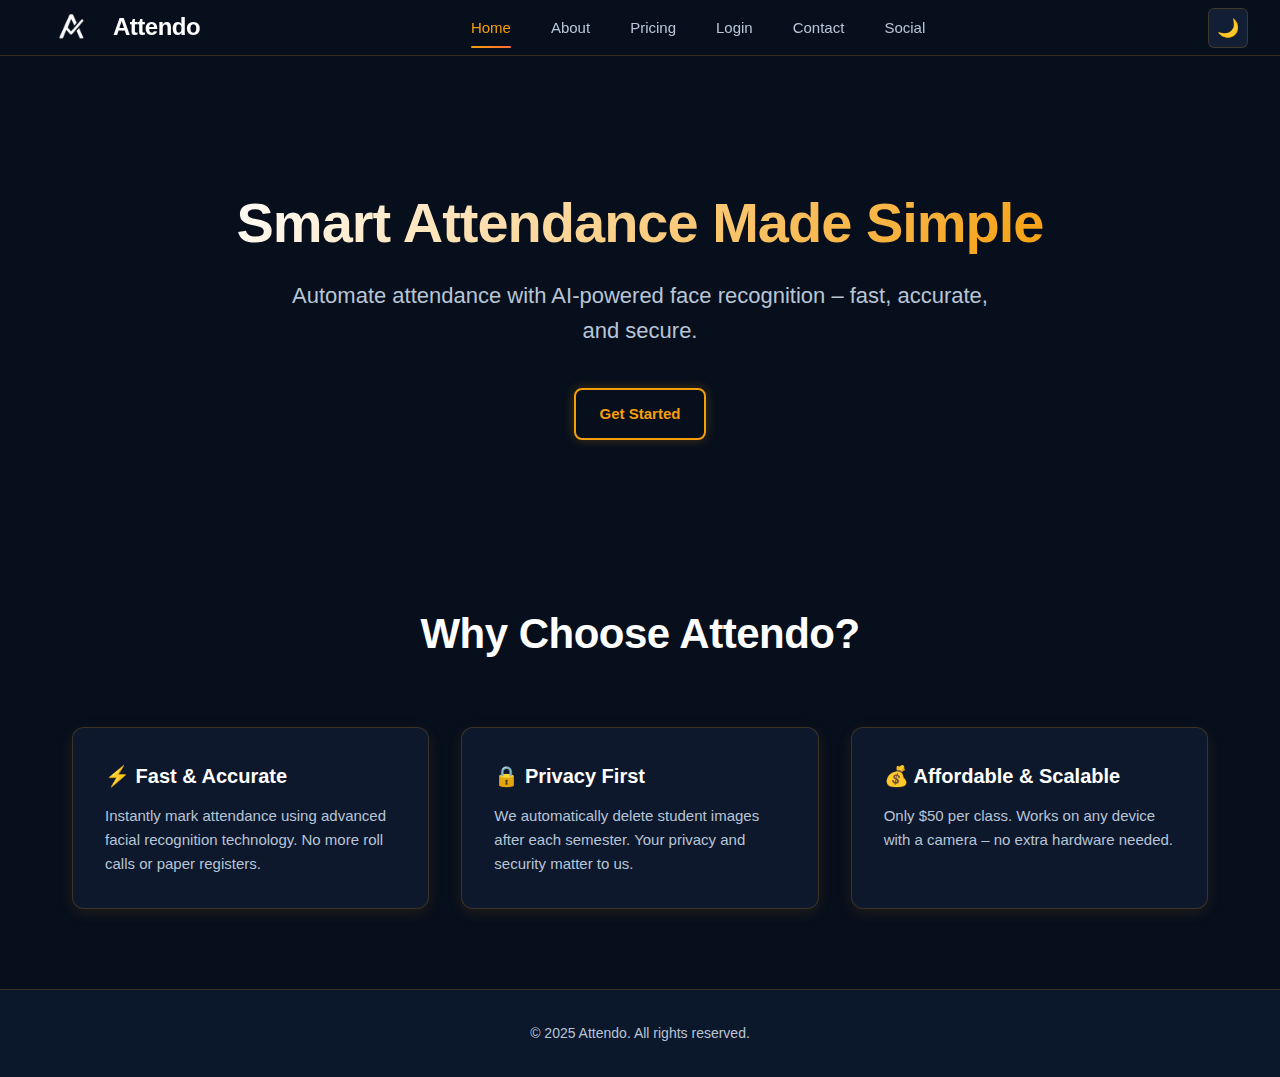
<file: index.html>
<!DOCTYPE html>
<html lang="en" data-theme="dark">
<head>
    <meta charset="UTF-8">
    <meta name="viewport" content="width=device-width, initial-scale=1.0">
    <title>Attendo | Smart Attendance System</title>
    <link rel="stylesheet" href="style.css">
</head>
<body>
    <header>
        <nav>
            <div class="header-brand">
                <img src="logo.png" class="header-logo" alt="Attendo logo"/>
                <div class="logo">Attendo</div>
            </div>
            <button class="menu-toggle" id="menuToggle">
                <span></span>
                <span></span>
                <span></span>
            </button>
            <ul id="navMenu">
                <li><a href="index.html" class="active">Home</a></li>
                <li><a href="about.html">About</a></li>
                <li><a href="pricing.html">Pricing</a></li>
                <li><a href="app.html">Login</a></li>
                <li><a href="contact.html">Contact</a></li>
                <li><a href="social.html">Social</a></li>
            </ul>
            <button class="theme-toggle" id="themeToggle" title="Toggle theme">
                <span class="theme-icon">🌙</span>
            </button>
        </nav>
    </header>

    <main>
        <section class="hero fade-up">
            <h1>Smart Attendance Made Simple</h1>
            <p>Automate attendance with AI-powered face recognition – fast, accurate, and secure.</p>
            <a href="app.html" class="btn-primary">Get Started</a>
        </section>

        <section class="features fade-up">
            <h2>Why Choose Attendo?</h2>
            <div class="feature-list">
                <div class="feature">
                    <h3>⚡ Fast & Accurate</h3>
                    <p>Instantly mark attendance using advanced facial recognition technology. No more roll calls or paper registers.</p>
                </div>
                <div class="feature">
                    <h3>🔒 Privacy First</h3>
                    <p>We automatically delete student images after each semester. Your privacy and security matter to us.</p>
                </div>
                <div class="feature">
                    <h3>💰 Affordable & Scalable</h3>
                    <p>Only $50 per class. Works on any device with a camera – no extra hardware needed.</p>
                </div>
            </div>
        </section>
    </main>

    <footer>
        <p>&copy; 2025 Attendo. All rights reserved.</p>
    </footer>

    <script>
        // Hamburger menu toggle
        const menuToggle = document.getElementById('menuToggle');
        const navMenu = document.getElementById('navMenu');
        
        menuToggle.addEventListener('click', () => {
            menuToggle.classList.toggle('active');
            navMenu.classList.toggle('active');
        });
        
        // Close menu when clicking outside
        document.addEventListener('click', (e) => {
            if (!menuToggle.contains(e.target) && !navMenu.contains(e.target)) {
                menuToggle.classList.remove('active');
                navMenu.classList.remove('active');
            }
        });
        
        // Close menu when clicking a link
        navMenu.querySelectorAll('a').forEach(link => {
            link.addEventListener('click', () => {
                menuToggle.classList.remove('active');
                navMenu.classList.remove('active');
            });
        });
        
        // Fade-in animations
        window.addEventListener("load", () => {
            document.body.classList.add("loaded");
            document.querySelectorAll(".fade-up").forEach(el => el.classList.add("visible"));
        });

        // Scroll animations
        document.addEventListener("scroll", () => {
            document.querySelectorAll(".fade-up").forEach(el => {
                const rect = el.getBoundingClientRect();
                if (rect.top < window.innerHeight - 80) {
                    el.classList.add("visible");
                }
            });
        });

        // Header scroll effect
        window.addEventListener("scroll", () => {
            const header = document.querySelector("header");
            if (window.scrollY > 20) {
                header.classList.add("scrolled");
            } else {
                header.classList.remove("scrolled");
            }
        });

        // Theme toggle
        function initTheme() {
            const saved = localStorage.getItem('theme') || 'dark';
            document.documentElement.setAttribute('data-theme', saved);
            updateThemeIcon(saved);
        }

        function updateThemeIcon(theme) {
            const icon = document.querySelector('#themeToggle .theme-icon');
            if (icon) icon.textContent = theme === 'dark' ? '🌙' : '☀️';
        }

        document.getElementById('themeToggle').addEventListener('click', () => {
            const current = document.documentElement.getAttribute('data-theme');
            const next = current === 'dark' ? 'light' : 'dark';
            document.documentElement.setAttribute('data-theme', next);
            localStorage.setItem('theme', next);
            updateThemeIcon(next);
        });

        initTheme();
    </script>
</body>
</html>
</file>
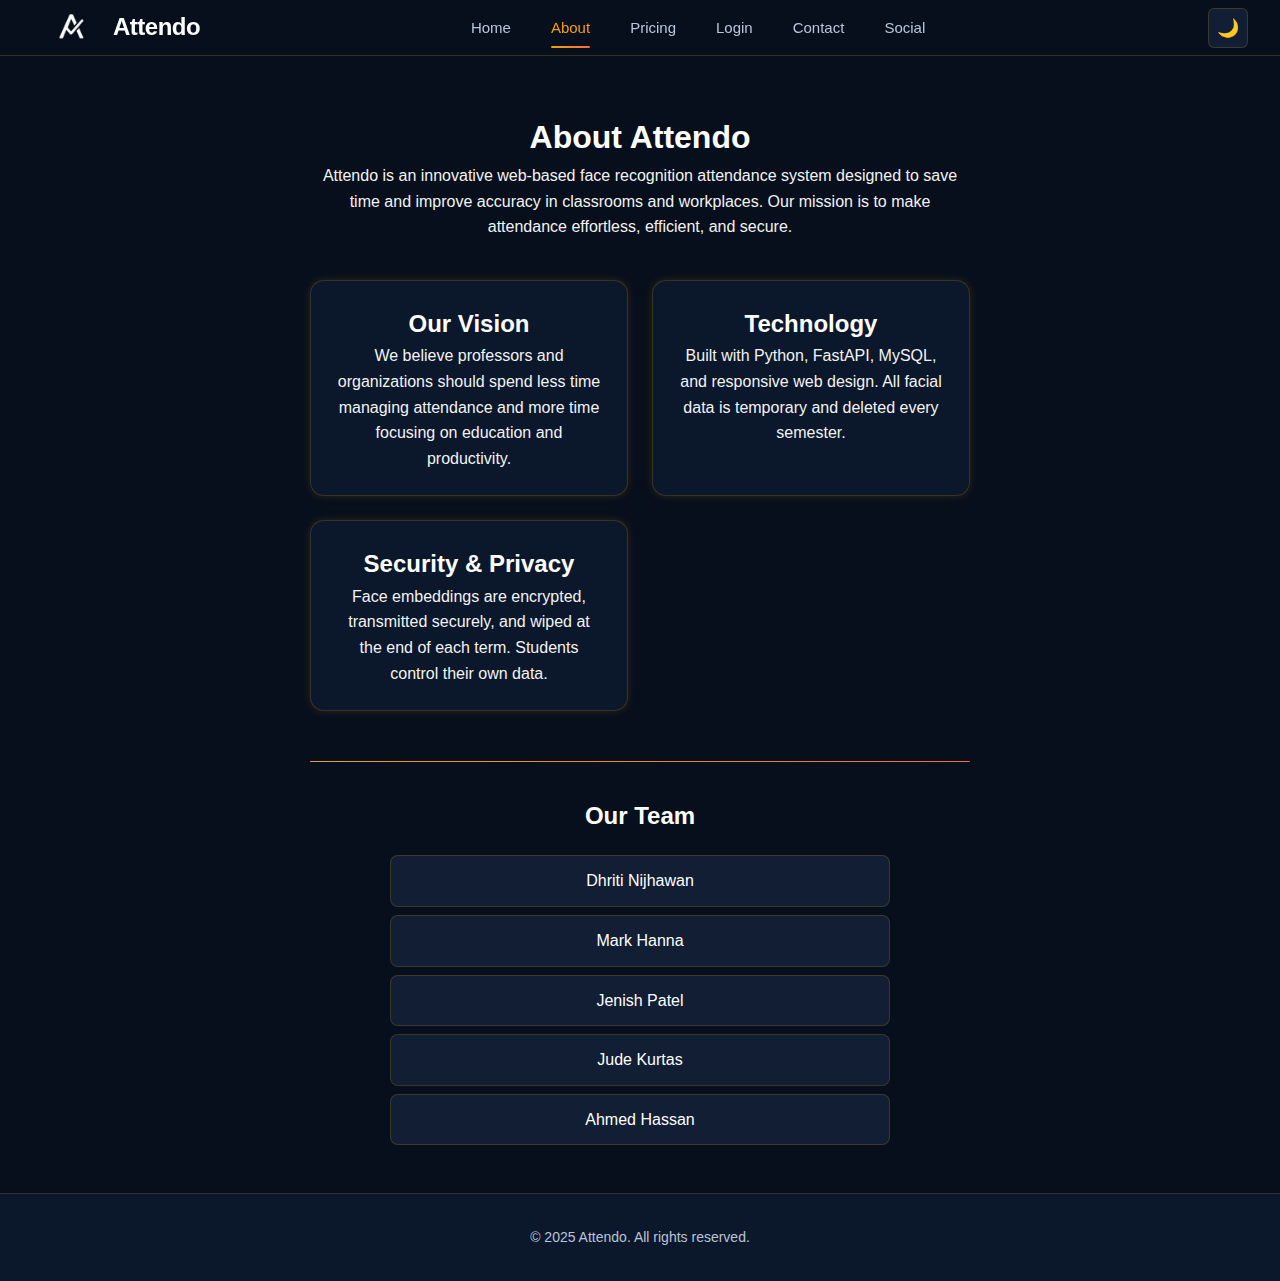
<file: about.html>
<!DOCTYPE html>
<html lang="en" data-theme="dark">
<head>
    <meta charset="UTF-8">
    <meta name="viewport" content="width=device-width, initial-scale=1.0">
    <title>About | Attendo</title>
    <link rel="stylesheet" href="style.css">
</head>
<body>
    <header>
        <nav>
            <div class="header-brand">
                <img src="logo.png" class="header-logo" alt="Attendo logo"/>
                <div class="logo">Attendo</div>
            </div>
            <button class="menu-toggle" id="menuToggle">
                <span></span>
                <span></span>
                <span></span>
            </button>
            <ul id="navMenu">
                <li><a href="index.html">Home</a></li>
                <li><a href="about.html" class="active">About</a></li>
                <li><a href="pricing.html">Pricing</a></li>
                <li><a href="app.html">Login</a></li>
                <li><a href="contact.html">Contact</a></li>
                <li><a href="social.html">Social</a></li>
            </ul>
            <button class="theme-toggle" id="themeToggle" title="Toggle theme">
                <span class="theme-icon">🌙</span>
            </button>
        </nav>
    </header>

    <main>
        <section class="content fade-up">
            <h1>About Attendo</h1>
            <p>Attendo is an innovative web-based face recognition attendance system designed to save time and improve accuracy in classrooms and workplaces. Our mission is to make attendance effortless, efficient, and secure.</p>

            <div class="about-grid">
    <div class="about-tile">
        <h2>Our Vision</h2>
        <p>We believe professors and organizations should spend less time managing attendance and more time focusing on education and productivity.</p>
    </div>

    <div class="about-tile">
        <h2>Technology</h2>
        <p>Built with Python, FastAPI, MySQL, and responsive web design. All facial data is temporary and deleted every semester.</p>
    </div>

    <div class="about-tile">
        <h2>Security & Privacy</h2>
        <p>Face embeddings are encrypted, transmitted securely, and wiped at the end of each term. Students control their own data.</p>
    </div>
</div>
<div class="section-divider"></div>
            <h2>Our Team</h2>
            <ul class="team-list">
                <li>Dhriti Nijhawan</li>
                <li>Mark Hanna</li>
                <li>Jenish Patel</li>
                <li>Jude Kurtas</li>
                <li>Ahmed Hassan</li>
            </ul>
        </section>
    </main>

    <footer>
        <p>&copy; 2025 Attendo. All rights reserved.</p>
    </footer>

    <script>
        // Hamburger menu
        const menuToggle = document.getElementById('menuToggle');
        const navMenu = document.getElementById('navMenu');
        
        menuToggle.addEventListener('click', () => {
            menuToggle.classList.toggle('active');
            navMenu.classList.toggle('active');
        });
        
        document.addEventListener('click', (e) => {
            if (!menuToggle.contains(e.target) && !navMenu.contains(e.target)) {
                menuToggle.classList.remove('active');
                navMenu.classList.remove('active');
            }
        });
        
        navMenu.querySelectorAll('a').forEach(link => {
            link.addEventListener('click', () => {
                menuToggle.classList.remove('active');
                navMenu.classList.remove('active');
            });
        });

        window.addEventListener("load", () => {
            document.body.classList.add("loaded");
            document.querySelectorAll(".fade-up").forEach(el => el.classList.add("visible"));
        });

        document.addEventListener("scroll", () => {
            document.querySelectorAll(".fade-up").forEach(el => {
                const rect = el.getBoundingClientRect();
                if (rect.top < window.innerHeight - 80) el.classList.add("visible");
            });
        });

        window.addEventListener("scroll", () => {
            const header = document.querySelector("header");
            if (window.scrollY > 20) header.classList.add("scrolled");
            else header.classList.remove("scrolled");
        });

        function initTheme() {
            const saved = localStorage.getItem('theme') || 'dark';
            document.documentElement.setAttribute('data-theme', saved);
            updateThemeIcon(saved);
        }

        function updateThemeIcon(theme) {
            const icon = document.querySelector('#themeToggle .theme-icon');
            if (icon) icon.textContent = theme === 'dark' ? '🌙' : '☀️';
        }

        document.getElementById('themeToggle').addEventListener('click', () => {
            const current = document.documentElement.getAttribute('data-theme');
            const next = current === 'dark' ? 'light' : 'dark';
            document.documentElement.setAttribute('data-theme', next);
            localStorage.setItem('theme', next);
            updateThemeIcon(next);
        });

        initTheme();
    </script>
</body>
</html>
</file>
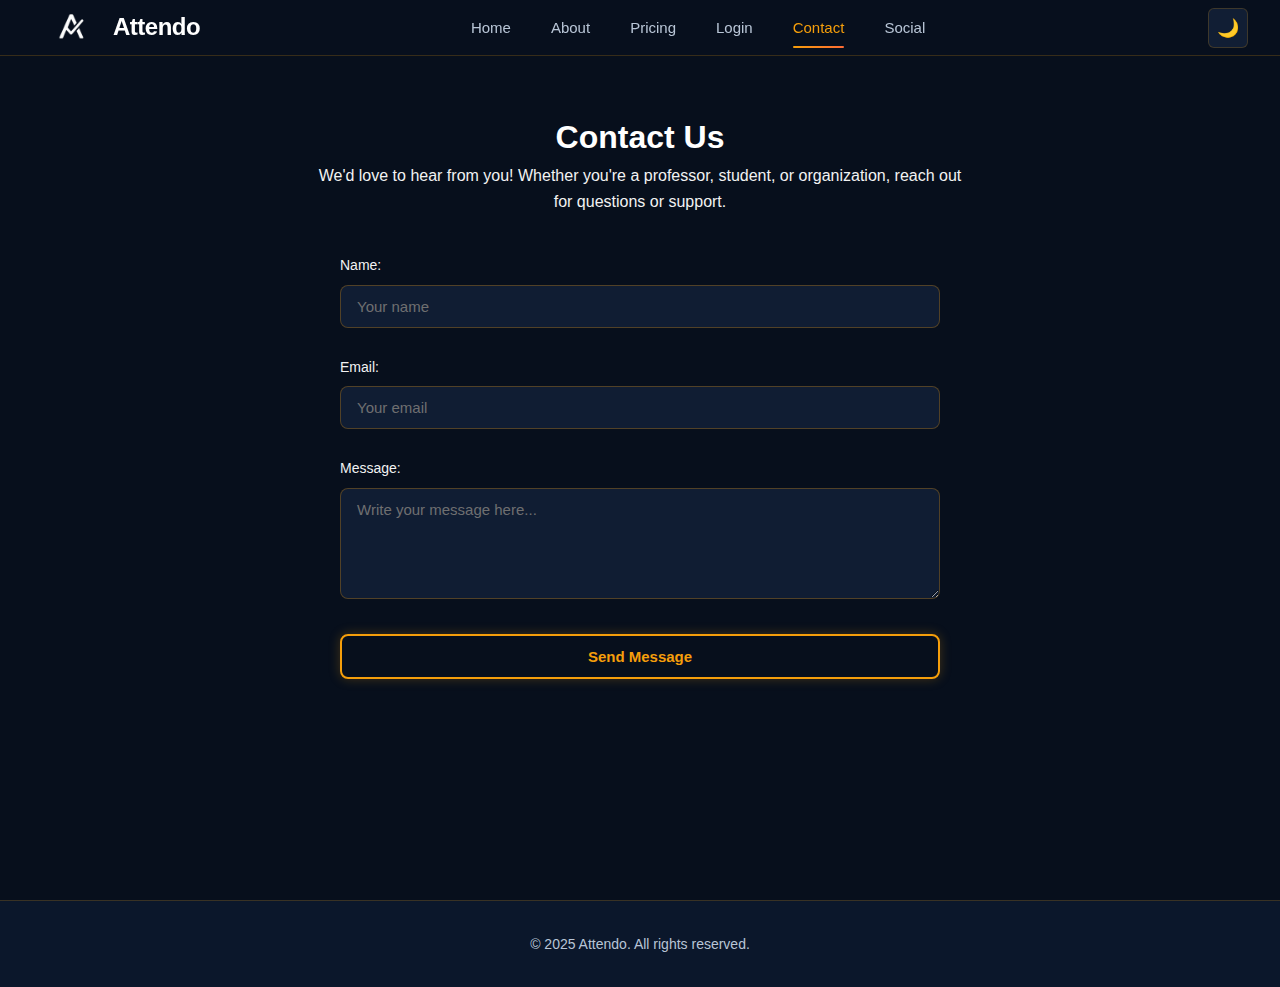
<file: contact.html>
<!DOCTYPE html>
<html lang="en" data-theme="dark">
<head>
    <meta charset="UTF-8">
    <meta name="viewport" content="width=device-width, initial-scale=1.0">
    <title>Contact | Attendo</title>
    <link rel="stylesheet" href="style.css">
</head>
<body>
    <header>
        <nav>
            <div class="header-brand">
                <img src="logo.png" class="header-logo" alt="Attendo logo"/>
                <div class="logo">Attendo</div>
            </div>
            <button class="menu-toggle" id="menuToggle">
                <span></span>
                <span></span>
                <span></span>
            </button>
            <ul id="navMenu">
                <li><a href="index.html">Home</a></li>
                <li><a href="about.html">About</a></li>
                <li><a href="pricing.html">Pricing</a></li>
                <li><a href="app.html">Login</a></li>
                <li><a href="contact.html" class="active">Contact</a></li>
                <li><a href="social.html">Social</a></li>
            </ul>
            <button class="theme-toggle" id="themeToggle" title="Toggle theme">
                <span class="theme-icon">🌙</span>
            </button>
        </nav>
    </header>

    <main>
        <section class="content fade-up">
            <h1>Contact Us</h1>
            <p>We'd love to hear from you! Whether you're a professor, student, or organization, reach out for questions or support.</p>

            <form class="contact-form">
                <label>Name:</label>
                <input type="text" placeholder="Your name" required>

                <label>Email:</label>
                <input type="email" placeholder="Your email" required>

                <label>Message:</label>
                <textarea placeholder="Write your message here..." rows="5" required></textarea>

                <button type="submit" class="btn-primary">Send Message</button>
            </form>
        </section>
    </main>

    <footer>
        <p>&copy; 2025 Attendo. All rights reserved.</p>
    </footer>

    <script>
        // Hamburger menu
        const menuToggle = document.getElementById('menuToggle');
        const navMenu = document.getElementById('navMenu');
        
        menuToggle.addEventListener('click', () => {
            menuToggle.classList.toggle('active');
            navMenu.classList.toggle('active');
        });
        
        document.addEventListener('click', (e) => {
            if (!menuToggle.contains(e.target) && !navMenu.contains(e.target)) {
                menuToggle.classList.remove('active');
                navMenu.classList.remove('active');
            }
        });
        
        navMenu.querySelectorAll('a').forEach(link => {
            link.addEventListener('click', () => {
                menuToggle.classList.remove('active');
                navMenu.classList.remove('active');
            });
        });
        

        window.addEventListener("load", () => {
            document.body.classList.add("loaded");
            document.querySelectorAll(".fade-up").forEach(el => el.classList.add("visible"));
        });

        window.addEventListener("scroll", () => {
            const header = document.querySelector("header");
            if (window.scrollY > 20) header.classList.add("scrolled");
            else header.classList.remove("scrolled");
        });

        function initTheme() {
            const saved = localStorage.getItem('theme') || 'dark';
            document.documentElement.setAttribute('data-theme', saved);
            updateThemeIcon(saved);
        }

        function updateThemeIcon(theme) {
            const icon = document.querySelector('#themeToggle .theme-icon');
            if (icon) icon.textContent = theme === 'dark' ? '🌙' : '☀️';
        }

        document.getElementById('themeToggle').addEventListener('click', () => {
            const current = document.documentElement.getAttribute('data-theme');
            const next = current === 'dark' ? 'light' : 'dark';
            document.documentElement.setAttribute('data-theme', next);
            localStorage.setItem('theme', next);
            updateThemeIcon(next);
        });

        initTheme();
    </script>
</body>
</html>
</file>
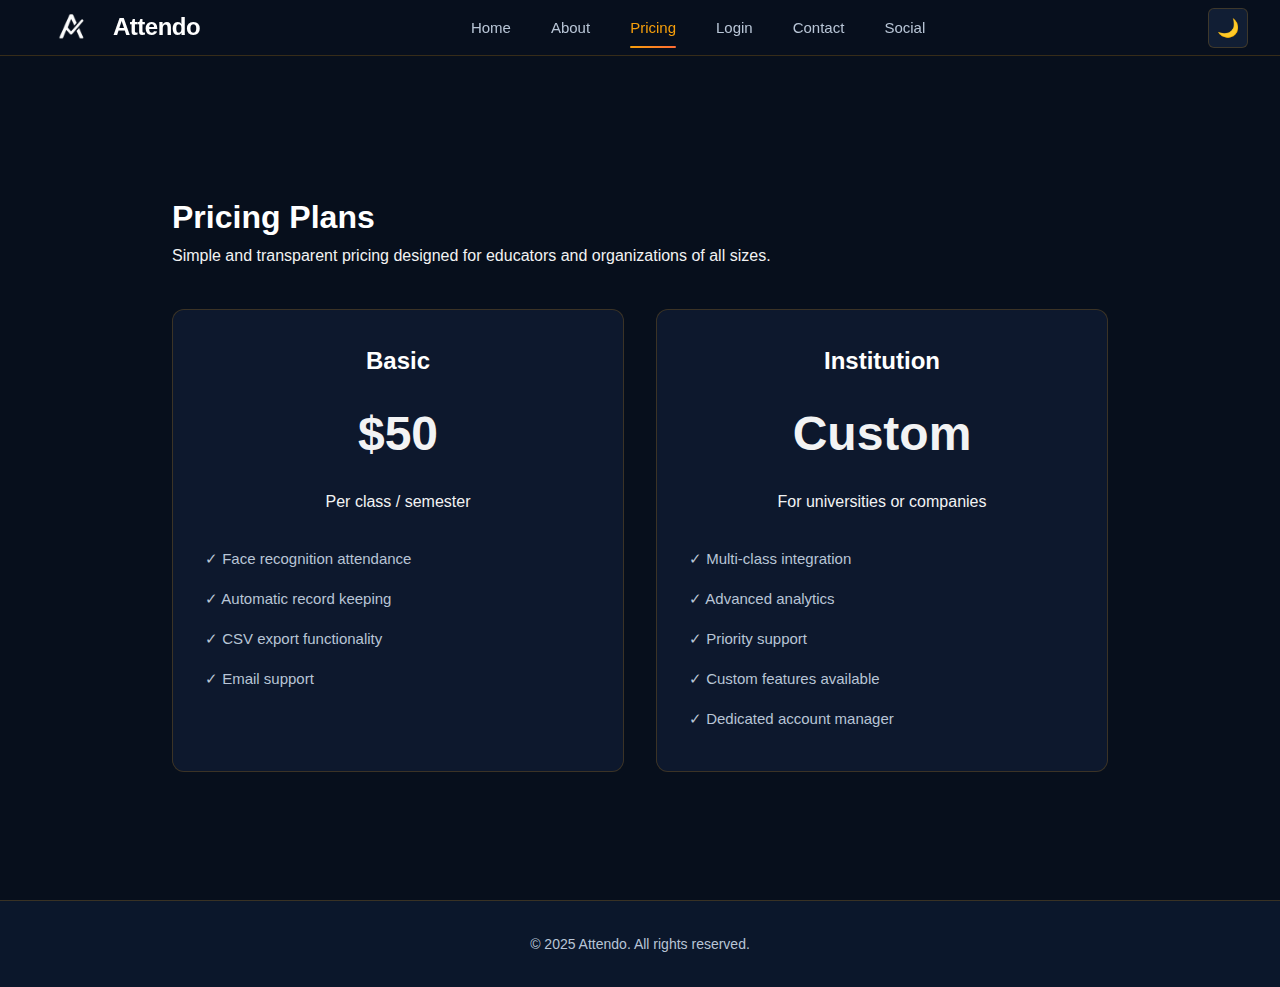
<file: pricing.html>
<!DOCTYPE html>
<html lang="en" data-theme="dark">
<head>
    <meta charset="UTF-8">
    <meta name="viewport" content="width=device-width, initial-scale=1.0">
    <title>Pricing | Attendo</title>
    <link rel="stylesheet" href="style.css">
</head>
<body>
    <header>
        <nav>
            <div class="header-brand">
                <img src="logo.png" class="header-logo" alt="Attendo logo"/>
                <div class="logo">Attendo</div>
            </div>
            <button class="menu-toggle" id="menuToggle">
                <span></span>
                <span></span>
                <span></span>
            </button>
            <ul id="navMenu">
                <li><a href="index.html">Home</a></li>
                <li><a href="about.html">About</a></li>
                <li><a href="pricing.html" class="active">Pricing</a></li>
                <li><a href="app.html">Login</a></li>
                <li><a href="contact.html">Contact</a></li>
                <li><a href="social.html">Social</a></li>
            </ul>
            <button class="theme-toggle" id="themeToggle" title="Toggle theme">
                <span class="theme-icon">🌙</span>
            </button>
        </nav>
    </header>

    <main>
        <section class="content">
            <h1>Pricing Plans</h1>
            <p>Simple and transparent pricing designed for educators and organizations of all sizes.</p>

            <div class="pricing-container">
                <div class="price-card">
                    <h2>Basic</h2>
                    <p class="price">$50</p>
                    <p>Per class / semester</p>
                    <button class="menu-toggle" id="menuToggle">
                <span></span>
                <span></span>
                <span></span>
            </button>
            <ul id="navMenu">
                        <li>✓ Face recognition attendance</li>
                        <li>✓ Automatic record keeping</li>
                        <li>✓ CSV export functionality</li>
                        <li>✓ Email support</li>
                    </ul>
                </div>

                <div class="price-card">
                    <h2>Institution</h2>
                    <p class="price">Custom</p>
                    <p>For universities or companies</p>
                    <button class="menu-toggle" id="menuToggle">
                <span></span>
                <span></span>
                <span></span>
            </button>
            <ul id="navMenu">
                        <li>✓ Multi-class integration</li>
                        <li>✓ Advanced analytics</li>
                        <li>✓ Priority support</li>
                        <li>✓ Custom features available</li>
                        <li>✓ Dedicated account manager</li>
                    </ul>
                </div>
            </div>
        </section>
    </main>

    <footer>
        <p>&copy; 2025 Attendo. All rights reserved.</p>
    </footer>

    <script>
        // Hamburger menu
        const menuToggle = document.getElementById('menuToggle');
        const navMenu = document.getElementById('navMenu');
        
        menuToggle.addEventListener('click', () => {
            menuToggle.classList.toggle('active');
            navMenu.classList.toggle('active');
        });
        
        document.addEventListener('click', (e) => {
            if (!menuToggle.contains(e.target) && !navMenu.contains(e.target)) {
                menuToggle.classList.remove('active');
                navMenu.classList.remove('active');
            }
        });
        
        navMenu.querySelectorAll('a').forEach(link => {
            link.addEventListener('click', () => {
                menuToggle.classList.remove('active');
                navMenu.classList.remove('active');
            });
        });
        

        window.addEventListener("load", () => document.body.classList.add("loaded"));
        window.addEventListener("scroll", () => {
            const header = document.querySelector("header");
            if (window.scrollY > 20) header.classList.add("scrolled");
            else header.classList.remove("scrolled");
        });

        function initTheme() {
            const saved = localStorage.getItem('theme') || 'dark';
            document.documentElement.setAttribute('data-theme', saved);
            updateThemeIcon(saved);
        }

        function updateThemeIcon(theme) {
            const icon = document.querySelector('#themeToggle .theme-icon');
            if (icon) icon.textContent = theme === 'dark' ? '🌙' : '☀️';
        }

        document.getElementById('themeToggle').addEventListener('click', () => {
            const current = document.documentElement.getAttribute('data-theme');
            const next = current === 'dark' ? 'light' : 'dark';
            document.documentElement.setAttribute('data-theme', next);
            localStorage.setItem('theme', next);
            updateThemeIcon(next);
        });

        initTheme();
    </script>
</body>
</html>
</file>
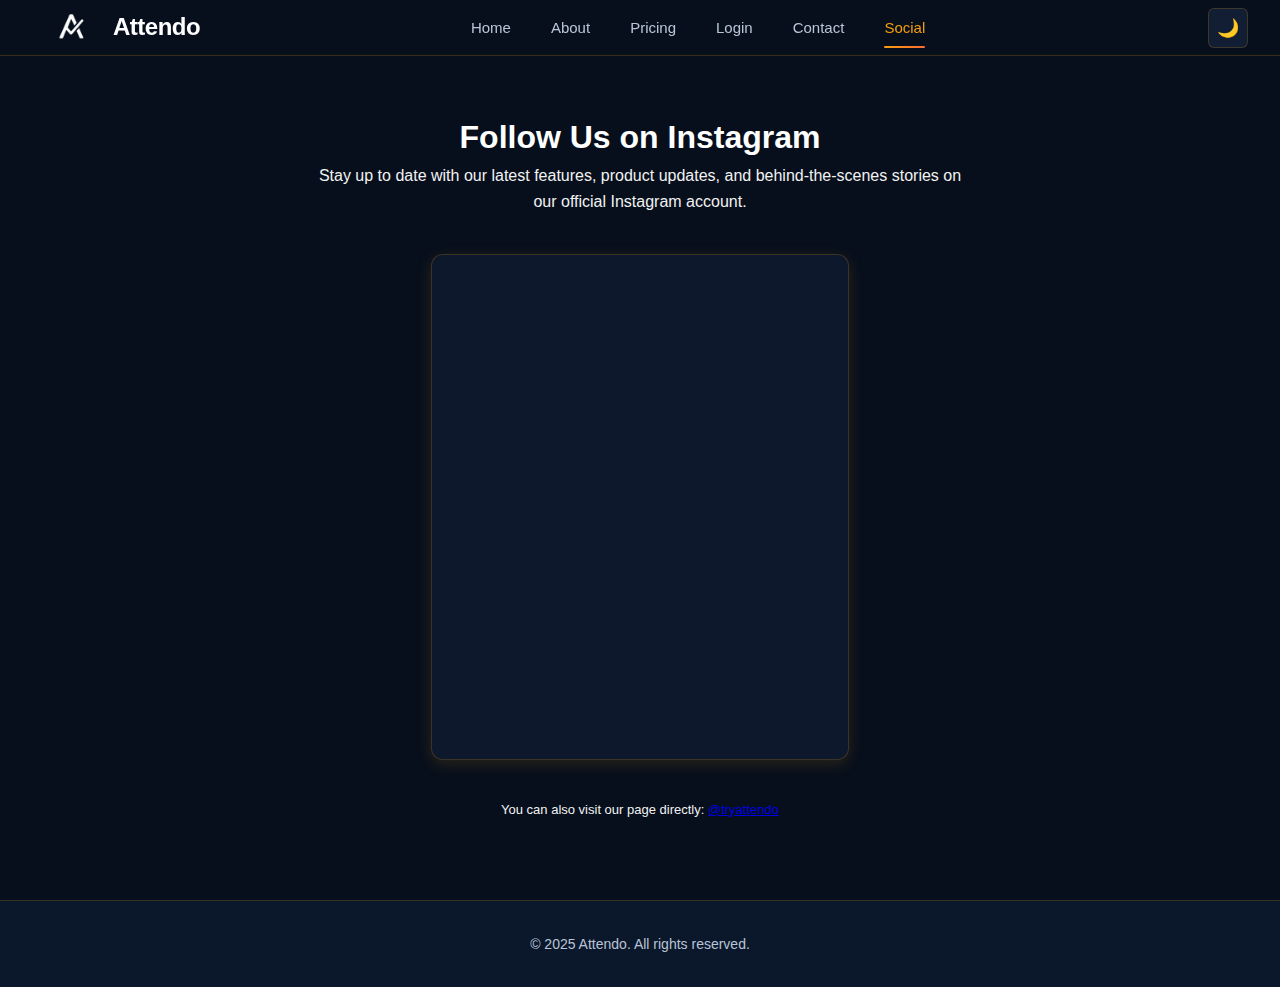
<file: social.html>
<!DOCTYPE html>
<html lang="en" data-theme="dark">
<head>
    <meta charset="UTF-8">
    <meta name="viewport" content="width=device-width, initial-scale=1.0">
    <title>Social | Attendo</title>
    <link rel="stylesheet" href="style.css">
</head>
<body>
    <header>
        <nav>
            <div class="header-brand">
                <img src="logo.png" class="header-logo" alt="Attendo logo"/>
                <div class="logo">Attendo</div>
            </div>
            <button class="menu-toggle" id="menuToggle">
                <span></span>
                <span></span>
                <span></span>
            </button>
            <ul id="navMenu">
                <li><a href="index.html">Home</a></li>
                <li><a href="about.html">About</a></li>
                <li><a href="pricing.html">Pricing</a></li>
                <li><a href="app.html">Login</a></li>
                <li><a href="contact.html">Contact</a></li>
                <li><a href="social.html" class="active">Social</a></li>
            </ul>
            <button class="theme-toggle" id="themeToggle" title="Toggle theme">
                <span class="theme-icon">🌙</span>
            </button>
        </nav>
    </header>

    <main>
        <section class="content fade-up">
            <h1>Follow Us on Instagram</h1>
            <p>Stay up to date with our latest features, product updates, and behind-the-scenes stories on our official Instagram account.</p>

            <div class="insta-card">
                <div class="insta-glass">
                    <iframe 
                        src="https://www.instagram.com/tryattendo/embed" 
                        width="400" height="480" 
                        frameborder="0"
                        scrolling="no"
                        allowtransparency="true"
                        class="insta-frame"></iframe>
                </div>
            </div>

            <p class="small center">You can also visit our page directly:
                <a href="https://www.instagram.com/tryattendo/" target="_blank" rel="noopener noreferrer">@tryattendo</a>
            </p>
        </section>
    </main>

    <footer>
        <p>&copy; 2025 Attendo. All rights reserved.</p>
    </footer>

    <script>
        // Hamburger menu
        const menuToggle = document.getElementById('menuToggle');
        const navMenu = document.getElementById('navMenu');
        
        menuToggle.addEventListener('click', () => {
            menuToggle.classList.toggle('active');
            navMenu.classList.toggle('active');
        });
        
        document.addEventListener('click', (e) => {
            if (!menuToggle.contains(e.target) && !navMenu.contains(e.target)) {
                menuToggle.classList.remove('active');
                navMenu.classList.remove('active');
            }
        });
        
        navMenu.querySelectorAll('a').forEach(link => {
            link.addEventListener('click', () => {
                menuToggle.classList.remove('active');
                navMenu.classList.remove('active');
            });
        });
        

        window.addEventListener("load", () => {
            document.body.classList.add("loaded");
            document.querySelectorAll(".fade-up").forEach(el => el.classList.add("visible"));
        });

        window.addEventListener("scroll", () => {
            const header = document.querySelector("header");
            if (window.scrollY > 20) header.classList.add("scrolled");
            else header.classList.remove("scrolled");
        });

        function initTheme() {
            const saved = localStorage.getItem('theme') || 'dark';
            document.documentElement.setAttribute('data-theme', saved);
            updateThemeIcon(saved);
        }

        function updateThemeIcon(theme) {
            const icon = document.querySelector('#themeToggle .theme-icon');
            if (icon) icon.textContent = theme === 'dark' ? '🌙' : '☀️';
        }

        document.getElementById('themeToggle').addEventListener('click', () => {
            const current = document.documentElement.getAttribute('data-theme');
            const next = current === 'dark' ? 'light' : 'dark';
            document.documentElement.setAttribute('data-theme', next);
            localStorage.setItem('theme', next);
            updateThemeIcon(next);
        });

        initTheme();
    </script>
</body>
</html>
</file>
<file: style.css>
/* =============================================
   ATTENDO - PROFESSIONAL ATTENDANCE SYSTEM
   Modern, Clean Design with Smooth Transitions
   ============================================= */

/* =============== THEME SYSTEM =============== */
:root[data-theme="dark"] {
  --bg-primary: #070f1c;
  --bg-secondary: #0b172b;
  --bg-tertiary: #111e34;
  --text-primary: #ffffff;
  --text-secondary: #b8c5d6;
  --text-muted: #7a8a9e;
  --accent-primary: #f59e0b;
  --accent-secondary: #ff8c42;
  --accent-hover: #fbbf24;
  --gradient-accent: linear-gradient(135deg, #f59e0b 0%, #ff865a 100%);
  --gradient-border: linear-gradient(135deg, rgba(245, 158, 11, 0.5) 0%, rgba(255, 107, 53, 0.5) 100%);
  --border-color: rgba(245, 158, 11, 0.2);
  --shadow-sm: 0 2px 8px rgba(245, 158, 11, 0.1);
  --shadow-md: 0 4px 16px rgba(245, 158, 11, 0.15);
  --shadow-lg: 0 8px 32px rgba(245, 158, 11, 0.2);
  --shadow-glow: 0 0 20px rgba(245, 158, 11, 0.3);
  --card-bg: #0d182d;
  --input-bg: #111e35;
  --input-border: rgba(245, 158, 11, 0.3);
  --button-bg: linear-gradient(135deg, #f59e0b 0%, #ff8b61 100%);
  --button-hover: linear-gradient(135deg, #fbbf24 0%, #ff9b5c 100%);
  --button-text: #ffffff;
  --danger-bg: #dc2626;
  --danger-hover: #ef4444;
  --warning-bg: #f59e0b;
  --warning-hover: #fbbf24;
  --success-bg: #10b981;
  --success-hover: #34d399;
  --overlay-bg: rgba(8, 18, 33, 0.95);
}

:root[data-theme="light"] {
  --bg-primary: #ffffff;
  --bg-secondary: #f6f8fa;
  --bg-tertiary: #eaeef2;
  --text-primary: #1f2328;
  --text-secondary: #57606a;
  --text-muted: #8c959f;
  --accent-primary: #0969da;
  --accent-hover: #0550ae;
  --border-color: #d0d7de;
  --shadow-sm: 0 2px 8px rgba(0, 0, 0, 0.08);
  --shadow-md: 0 4px 16px rgba(0, 0, 0, 0.12);
  --shadow-lg: 0 8px 32px rgba(0, 0, 0, 0.16);
  --card-bg: #ffffff;
  --input-bg: #f6f8fa;
  --input-border: #d0d7de;
  --button-bg: #1f883d;
  --button-hover: #1a7f37;
  --button-text: #ffffff;
  --danger-bg: #cf222e;
  --danger-hover: #a40e26;
  --warning-bg: #9a6700;
  --warning-hover: #7d4e00;
  --success-bg: #1f883d;
  --success-hover: #1a7f37;
  --overlay-bg: rgba(175, 184, 193, 0.2);
   background: #111 !important;   /* dark bars on light background */
    box-shadow: none !important;   /* remove any glow */
}

/* =============== GLOBAL STYLES =============== */
* {
  margin: 0;
  padding: 0;
  box-sizing: border-box;
}

html {
  scroll-behavior: smooth;
  font-size: 16px;
}

body {
  font-family: -apple-system, BlinkMacSystemFont, 'Segoe UI', 'Noto Sans', Helvetica, Arial, sans-serif;
  background: var(--bg-primary);
  color: var(--text-primary);
  line-height: 1.6;
  min-height: 100vh;
  transition: background-color 0.3s cubic-bezier(0.4, 0, 0.2, 1),
              color 0.3s cubic-bezier(0.4, 0, 0.2, 1);
  -webkit-font-smoothing: antialiased;
  -moz-osx-font-smoothing: grayscale;
}

/* =============== HEADER & NAVIGATION =============== */
header {
  position: fixed;
  top: 0;
  left: 0;
  right: 0;
  height: 56px; /* thinner navigation bar */
  background: rgba(7, 16, 30, 0.95);
  border-bottom: 1px solid var(--border-color);
  z-index: 1000;
  backdrop-filter: blur(12px);
  transition: all 0.3s cubic-bezier(0.4, 0, 0.2, 1);
  box-shadow: none; /* remove glow */
}

header.scrolled {
  box-shadow: none; /* keep scroll effect simple, no glow */
}

.header-brand {
    display: flex;
    align-items: center; /* centers logo + text */
    gap: 1px;
    height: 100%; /* ensures vertical alignment follows nav height */
}

.header-logo {
  width: 80px;
  height: 80px;
  object-fit: contain;
  transition: transform 0.2s ease;
  filter: none; /* no glow */
   margin-top: 5px;
}

.header-logo:hover {
  transform: scale(1.03);
  filter: none;
}


.logo {
  font-size: 24px;
  font-weight: 700;
  letter-spacing: -0.5px;
  color: #ffffff; /* pure white text */
  transition: all 0.3s ease;
}


nav {
  display: flex;
  justify-content: space-between;
  align-items: center;
  max-width: 1400px;
  margin: 0 auto;
  padding: 0 32px;
  height: 100%;
}

nav ul {
  display: flex;
  list-style: none;
  gap: 8px;
  align-items: center;
}

nav a {
  display: flex;
  align-items: center;
  padding: 8px 16px;
  color: var(--text-secondary);
  text-decoration: none;
  font-size: 15px;
  font-weight: 500;
  border-radius: 6px;
  position: relative;
  transition: color 0.2s ease;
  background: transparent;
  box-shadow: none;
}


nav a:hover,
nav a.active {
  color: var(--accent-primary);
  background: transparent;
  box-shadow: none;
}

nav a::after {
  content: '';
  position: absolute;
  bottom: 0;
  left: 16px;
  right: 16px;
  height: 2px;
  background: linear-gradient(to right, #f59e0b, #ff6b35);
  border-radius: 2px;
  transform: scaleX(0);
  transform-origin: left;
  transition: transform 0.22s ease;
}

/* On hover or active, expand the underline */
nav a:hover::after,
nav a.active::after {
  transform: scaleX(1);
}

/* Hamburger Menu */
.menu-toggle {
  display: none;
  flex-direction: column;
  gap: 5px;
  background: transparent;
  border: none;
  cursor: pointer;
  padding: 8px;
  z-index: 1001;
  transition: all 0.3s ease;
}

.menu-toggle span {
  width: 25px;
  height: 3px;
  background: var(--gradient-accent);
  border-radius: 2px;
  transition: all 0.3s cubic-bezier(0.4, 0, 0.2, 1);
  box-shadow: none;
}


.menu-toggle.active span:nth-child(1) {
  transform: translateY(8px) rotate(45deg);
}

.menu-toggle.active span:nth-child(2) {
  opacity: 0;
  transform: translateX(-20px);
}

.menu-toggle.active span:nth-child(3) {
  transform: translateY(-8px) rotate(-45deg);
}

/* User Tag & Auth Buttons */
.user-tag {
  padding: 8px 16px;
  background: var(--bg-tertiary);
  border-radius: 6px;
  font-size: 14px;
  font-weight: 500;
  color: var(--text-secondary);
  margin-left: 12px;
}

.logout-btn {
  padding: 8px 16px;
  background: var(--danger-bg);
  color: var(--button-text);
  border: none;
  border-radius: 6px;
  font-size: 14px;
  font-weight: 500;
  cursor: pointer;
  transition: all 0.2s cubic-bezier(0.4, 0, 0.2, 1);
  margin-left: 8px;
}

.logout-btn:hover {
  background: var(--danger-hover);
  transform: translateY(-1px);
  box-shadow: var(--shadow-sm);
}

/* Theme Toggle */
.theme-toggle {
  padding: 8px;
  background: var(--bg-tertiary);
  border: 1px solid var(--border-color);
  border-radius: 6px;
  cursor: pointer;
  transition: all 0.2s cubic-bezier(0.4, 0, 0.2, 1);
  margin-left: 12px;
  width: 40px;
  height: 40px;
  display: flex;
  align-items: center;
  justify-content: center;
}

.theme-toggle:hover {
  background: var(--bg-primary);
  transform: translateY(-1px);
}

.theme-icon {
  font-size: 18px;
}

/* =============== MAIN CONTENT =============== */
main {
  padding-top: 72px;
  min-height: 100vh;
}

.app-container {
  max-width: 1400px;
  margin: 0 auto;
  padding: 48px 32px;
}

/* =============== CARDS & SECTIONS =============== */
/* OUTLINE-ONLY CARDS (no filled gradient) */
.card {
    background: var(--bg-secondary);
    border: 1px solid transparent;
    border-radius: 14px;
    padding: 32px;
    box-shadow: 0 0 12px rgba(245, 158, 11, 0.15);
    position: relative;
}

.card::before {
    content: '';
    position: absolute;
    inset: 0;
    border-radius: 14px;
    padding: 2px;
    background: var(--gradient-accent);
    mask: linear-gradient(#fff 0 0) content-box, linear-gradient(#fff 0 0);
    mask-composite: exclude;
    pointer-events: none;
    opacity: 0.4;
}


.card:hover {
  box-shadow: var(--shadow-lg), 0 0 30px rgba(245, 158, 11, 0.4);
}

.card:hover::before {
  opacity: 1;
}

section.content {
  max-width: 1000px;
  margin: 120px auto 60px;
  padding: 0 32px;
}

/* =============== HERO SECTION =============== */
.hero {
  text-align: center;
  padding: 120px 32px 80px;
  max-width: 900px;
  margin: 0 auto;
  animation: fadeInUp 0.8s cubic-bezier(0.4, 0, 0.2, 1);
}

.hero h1 {
  font-size: clamp(36px, 5vw, 56px);
  font-weight: 800;
  line-height: 1.1;
  margin-bottom: 24px;
  letter-spacing: -1px;
  background: linear-gradient(135deg, var(--text-primary), var(--accent-primary));
  -webkit-background-clip: text;
  -webkit-text-fill-color: transparent;
  background-clip: text;
}

.hero p {
  font-size: clamp(18px, 2.5vw, 22px);
  color: var(--text-secondary);
  margin-bottom: 40px;
  max-width: 700px;
  margin-left: auto;
  margin-right: auto;
}

/* =============== FEATURES =============== */
.features {
  padding: 80px 32px;
  max-width: 1200px;
  margin: 0 auto;
}

.features h2 {
  text-align: center;
  font-size: clamp(32px, 4vw, 42px);
  font-weight: 700;
  margin-bottom: 60px;
  letter-spacing: -0.5px;
}

.feature-list {
  display: grid;
  grid-template-columns: repeat(auto-fit, minmax(280px, 1fr));
  gap: 32px;
}

.feature {
  padding: 32px;
  background: var(--card-bg);
  border: 1px solid var(--border-color);
  border-radius: 12px;
  transition: all 0.3s cubic-bezier(0.4, 0, 0.2, 1);
  position: relative;
  box-shadow: 0 4px 15px rgba(245, 158, 11, 0.1);
}

.feature::before {
  content: '';
  position: absolute;
  inset: -1px;
  border-radius: 12px;
  padding: 1px;
  /*-webkit-mask: linear-gradient(#fff 0 0) content-box, linear-gradient(#fff 0 0);*/
  -webkit-mask-composite: xor;
  mask-composite: exclude;
  pointer-events: none;
  opacity: 0;
  transition: opacity 0.3s ease;
}

.feature:hover {
    box-shadow: 0 0 22px rgba(245, 158, 11, 0.45); /* outer glow */
    border-color: rgba(245, 158, 11, 0.5); /* stronger border glow */
    transform: translateY(-4px); /* nice lift effect */
}

.feature:hover::before {
  opacity: 0.8;
}

.feature h3 {
  font-size: 20px;
  font-weight: 600;
  margin-bottom: 12px;
  color: var(--text-primary);
}

.feature p {
  color: var(--text-secondary);
  font-size: 15px;
  line-height: 1.6;
}

/* =============== BUTTONS =============== */
.btn,
.btn-primary,
.btn-secondary {
  display: inline-flex;
  align-items: center;
  justify-content: center;
  padding: 12px 24px;
  font-size: 15px;
  font-weight: 600;
  border: none;
  border-radius: 8px;
  cursor: pointer;
  transition: all 0.3s cubic-bezier(0.4, 0, 0.2, 1);
  text-decoration: none;
  white-space: nowrap;
  user-select: none;
  position: relative;
  overflow: hidden;
}

.btn-primary {
    background: transparent;
    border: 2px solid var(--accent-primary);
    color: var(--accent-primary);
    box-shadow: 0 0 12px rgba(245, 158, 11, 0.25);
    text-shadow: none;
}

.btn-primary::before {
  content: '';
  position: absolute;
  top: 0;
  left: -100%;
  width: 100%;
  height: 100%;
  background: linear-gradient(90deg, transparent, rgba(255, 255, 255, 0.3), transparent);
  transition: left 0.5s;
}

.btn-primary:hover::before {
  left: 100%;
}

.btn-primary:hover {
    background: rgba(245, 158, 11, 0.1);
    border-color: var(--accent-secondary);
    color: var(--accent-secondary);
    box-shadow: 0 0 18px rgba(255, 107, 53, 0.4);
    transform: translateY(-2px);
}

.btn-primary:active {
  transform: translateY(0);
}

.btn-secondary {
  background: transparent;
  color: var(--accent-primary);
  border: 2px solid var(--accent-primary);
  box-shadow: 0 0 10px rgba(245, 158, 11, 0.2);
}

.btn-secondary:hover {
  background: rgba(245, 158, 11, 0.1);
  border-color: var(--accent-secondary);
  box-shadow: 0 0 20px rgba(245, 158, 11, 0.3);
}

.btn-danger {
  background: var(--danger-bg);
  color: #ffffff;
  padding: 12px 24px;
  font-size: 15px;
  font-weight: 600;
  border: none;
  border-radius: 8px;
  cursor: pointer;
  transition: all 0.3s cubic-bezier(0.4, 0, 0.2, 1);
  box-shadow: 0 4px 15px rgba(255, 0, 85, 0.3);
}

.btn-danger:hover {
  background: var(--danger-hover);
  transform: translateY(-2px);
  box-shadow: 0 6px 20px rgba(255, 0, 85, 0.4);
}

.btn-sm {
  padding: 6px 12px;
  font-size: 13px;
}

/* =============== FORMS & INPUTS =============== */
.input,
input[type="text"],
input[type="email"],
input[type="password"],
input[type="number"],
input[type="file"],
select,
textarea {
  width: 100%;
  padding: 12px 16px;
  background: var(--input-bg);
  border: 1px solid var(--input-border);
  border-radius: 8px;
  color: var(--text-primary);
  font-size: 15px;
  font-family: inherit;
  transition: all 0.2s cubic-bezier(0.4, 0, 0.2, 1);
  outline: none;
}

.input:focus,
input:focus,
select:focus,
textarea:focus {
  border-color: var(--accent-primary);
  box-shadow: 0 0 0 3px rgba(88, 166, 255, 0.1);
}

.input::placeholder {
  color: var(--text-muted);
}

label {
  display: block;
  margin-bottom: 8px;
  font-size: 14px;
  font-weight: 500;
  color: var(--text-secondary);
}

/* =============== TABS =============== */
/* REMOVE BOX AROUND TAB GROUPS */
.tabs {
    background: none !important;
    border: none !important;
    box-shadow: none !important;
    padding: 0 !important;
    margin-bottom: 20px;
    display: flex;
    justify-content: center;
    gap: 12px;
}


.tab {
  flex: 1;
  padding: 10px 20px;
  background: transparent;
  border: none;
  border-radius: 6px;
  color: var(--text-secondary);
  font-size: 14px;
  font-weight: 500;
  cursor: pointer;
  transition: all 0.3s cubic-bezier(0.4, 0, 0.2, 1);
  max-width: 200px;
  position: relative;
}

.tab:hover {
  color: var(--accent-primary);
  background: rgba(245, 158, 11, 0.05);
}

.tab.active {
  background: var(--gradient-accent);
  color: var(--button-text);
  box-shadow: 0 4px 15px rgba(245, 158, 11, 0.3);
  text-shadow: 0 1px 2px rgba(0, 0, 0, 0.3);
  font-weight: 600;
}

/* =============== GRID LAYOUTS =============== */
.grid {
  display: grid;
  gap: 24px;
}

.grid-2 {
  grid-template-columns: repeat(auto-fit, minmax(300px, 1fr));
}

.grid-3 {
  grid-template-columns: repeat(auto-fit, minmax(250px, 1fr));
}

/* =============== TABLES =============== */
.table {
  width: 100%;
  border-collapse: separate;
  border-spacing: 0;
  border-radius: 8px;
  overflow: hidden;
  border: 1px solid var(--border-color);
}

.table thead {
  background: var(--bg-tertiary);
}

.table th {
  padding: 14px 16px;
  text-align: left;
  font-size: 13px;
  font-weight: 600;
  color: var(--text-secondary);
  text-transform: uppercase;
  letter-spacing: 0.5px;
  border-bottom: 1px solid var(--border-color);
}

.table td {
  padding: 14px 16px;
  font-size: 14px;
  border-bottom: 1px solid var(--border-color);
  color: var(--text-primary);
}

.table tbody tr {
  transition: background 0.2s ease;
}

.table tbody tr:hover {
  background: var(--bg-tertiary);
}

.table tbody tr:last-child td {
  border-bottom: none;
}

/* =============== STATUS BADGES =============== */
.status {
  display: inline-flex;
  align-items: center;
  padding: 4px 10px;
  border-radius: 12px;
  font-size: 12px;
  font-weight: 600;
  text-transform: uppercase;
  letter-spacing: 0.5px;
  box-shadow: 0 0 10px currentColor;
}

.status-present {
  background: rgba(53, 255, 83, 0.15);
  color: #03cb00;
  border: 1px solid rgba(53, 255, 87, 0.3);
}

.status-late {
  background: rgba(255, 170, 0, 0.15);
  color: #ffaa00;
  border: 1px solid rgba(255, 170, 0, 0.3);
}

.status-absent {
  background: rgba(255, 0, 85, 0.15);
  color: #ff0055;
  border: 1px solid rgba(255, 0, 85, 0.3);
}

/* =============== MODAL =============== */
.modal {
  position: fixed;
  top: 0;
  left: 0;
  right: 0;
  bottom: 0;
  background: var(--overlay-bg);
  backdrop-filter: blur(8px);
  display: flex;
  align-items: center;
  justify-content: center;
  z-index: 2000;
  padding: 20px;
  animation: fadeIn 0.2s ease;
}

.modal.hidden {
  display: none;
}

.modal-content {
  background: var(--card-bg);
  border: 1px solid var(--border-color);
  border-radius: 16px;
  width: 100%;
  max-width: 800px;
  max-height: 90vh;
  overflow-y: auto;
  box-shadow: var(--shadow-lg);
  animation: slideUp 0.3s cubic-bezier(0.4, 0, 0.2, 1);
}

.modal-header {
  padding: 24px 32px;
  border-bottom: 1px solid var(--border-color);
  display: flex;
  justify-content: space-between;
  align-items: center;
}

.modal-header h2 {
  font-size: 22px;
  font-weight: 600;
  margin: 0;
}

.modal-close {
  width: 36px;
  height: 36px;
  display: flex;
  align-items: center;
  justify-content: center;
  background: transparent;
  border: none;
  color: var(--text-secondary);
  font-size: 24px;
  cursor: pointer;
  border-radius: 6px;
  transition: all 0.2s ease;
}

.modal-close:hover {
  background: var(--bg-tertiary);
  color: var(--text-primary);
}

.modal-body {
  padding: 24px 32px;
}

.modal-footer {
  padding: 20px 32px;
  border-top: 1px solid var(--border-color);
  display: flex;
  justify-content: flex-end;
  gap: 12px;
}

/* =============== CUSTOM NOTIFICATIONS =============== */
.notification {
  position: fixed;
  top: 92px;
  right: 20px;
  min-width: 320px;
  max-width: 400px;
  background: var(--card-bg);
  border: 1px solid var(--border-color);
  border-radius: 12px;
  padding: 16px 20px;
  box-shadow: var(--shadow-lg);
  z-index: 3000;
  animation: slideInRight 0.3s cubic-bezier(0.4, 0, 0.2, 1);
  display: flex;
  align-items: flex-start;
  gap: 12px;
}

.notification.notification-success {
  border-left: 4px solid var(--success-bg);
}

.notification.notification-error {
  border-left: 4px solid var(--danger-bg);
}

.notification.notification-warning {
  border-left: 4px solid var(--warning-bg);
}

.notification.notification-info {
  border-left: 4px solid var(--accent-primary);
}

.notification-icon {
  flex-shrink: 0;
  width: 24px;
  height: 24px;
  display: flex;
  align-items: center;
  justify-content: center;
  font-size: 18px;
}

.notification-content {
  flex: 1;
}

.notification-title {
  font-size: 14px;
  font-weight: 600;
  color: var(--text-primary);
  margin-bottom: 4px;
}

.notification-message {
  font-size: 13px;
  color: var(--text-secondary);
  line-height: 1.5;
}

.notification-close {
  flex-shrink: 0;
  width: 24px;
  height: 24px;
  display: flex;
  align-items: center;
  justify-content: center;
  background: transparent;
  border: none;
  color: var(--text-muted);
  cursor: pointer;
  border-radius: 4px;
  transition: all 0.2s ease;
  font-size: 18px;
  padding: 0;
}

.notification-close:hover {
  background: var(--bg-tertiary);
  color: var(--text-primary);
}

/* =============== STUDENT INFO CARD =============== */
.student-info-card {
  background: var(--bg-tertiary);
  border: 1px solid var(--border-color);
  border-radius: 12px;
  padding: 24px;
  margin-bottom: 32px;
 
    max-width: 615px;
    margin: 0 0 30px 0;  /* aligns left instead of centered */
}


.info-row {
  display: flex;
  justify-content: space-between;
  align-items: center;
  padding: 12px 0;
  border-bottom: 1px solid var(--border-color);
}

.info-row:last-child {
  border-bottom: none;
}

.info-label {
  font-size: 14px;
  font-weight: 500;
  color: var(--text-secondary);
}

.info-value {
  font-size: 15px;
  font-weight: 500;
  color: var(--text-primary);
}

.kbd {
  display: inline-block;
  padding: 4px 10px;
  background: var(--input-bg);
  border: 1px solid var(--border-color);
  border-radius: 6px;
  font-family: 'SF Mono', Monaco, 'Cascadia Code', 'Roboto Mono', Consolas, 'Courier New', monospace;
  font-size: 14px;
  font-weight: 600;
  color: var(--accent-primary);
  letter-spacing: 1px;
}

/* =============== RECENT ATTENDANCE DISPLAY =============== */
.attendance-summary {
  background: var(--bg-tertiary);
  border: 1px solid var(--border-color);
  border-radius: 12px;
  padding: 24px;
}

.attendance-entry {
    display: flex;
    flex-direction: column;
    gap: 6px;
    padding: 12px;
    margin-bottom: 10px;
    background: var(--bg-secondary);
    border: 1px solid var(--border-color);
    border-radius: 8px;
    transition: all 0.2s ease;
}

.attendance-entry:hover {
    border-color: var(--accent-primary);
    transform: translateX(2px);
}

.attendance-entry span {
    display: block;
    line-height: 1.4;
    font-size: 14px;
}

.attendance-entry .status {
    margin-top: 2px;
    align-self: flex-start;
}

/* =============== VIDEO CONTAINER =============== */
.video-container {
  position: relative;
  width: 100%;
  max-width: 500px;
  margin: 20px auto;
  border-radius: 12px;
  overflow: hidden;
  border: 1px solid var(--border-color);
}

#modalVideo {
  width: 100%;
  height: 350px;
  background: #000;
  display: block;
}

.video-overlay {
  position: absolute;
  top: 0;
  left: 0;
  right: 0;
  bottom: 0;
  background: rgba(0, 0, 0, 0.7);
  display: flex;
  flex-direction: column;
  align-items: center;
  justify-content: center;
  color: white;
}

.video-overlay.hidden {
  display: none;
}

.spinner {
  width: 40px;
  height: 40px;
  border: 3px solid rgba(255, 255, 255, 0.2);
  border-top-color: white;
  border-radius: 50%;
  animation: spin 0.8s linear infinite;
}

/* =============== SESSION STATS =============== */
.session-stats {
  background: var(--bg-tertiary);
  border: 1px solid var(--border-color);
  border-radius: 8px;
  padding: 20px;
  margin: 20px 0;
}

.stats-grid {
  display: grid;
  grid-template-columns: repeat(auto-fit, minmax(100px, 1fr));
  gap: 20px;
  margin-top: 12px;
}

.stat {
  text-align: center;
}

.stat-label {
  display: block;
  font-size: 12px;
  color: var(--text-muted);
  text-transform: uppercase;
  letter-spacing: 0.5px;
  margin-bottom: 8px;
  font-weight: 600;
}

.stat-value {
  font-size: 32px;
  font-weight: 700;
  color: var(--text-primary);
}

/* =============== PRICING CARDS =============== */
.pricing-container {
  display: grid;
  grid-template-columns: repeat(auto-fit, minmax(280px, 1fr));
  gap: 32px;
  margin-top: 40px;
}

.price-card {
  background: var(--card-bg);
  border: 1px solid var(--border-color);
  border-radius: 12px;
  padding: 32px;
  text-align: center;
  transition: all 0.3s cubic-bezier(0.4, 0, 0.2, 1);
}

.price-card:hover {
  transform: translateY(-4px);
  box-shadow: var(--shadow-md);
  border-color: var(--accent-primary);
}

.price-card h2 {
  font-size: 24px;
  margin-bottom: 16px;
}

.price {
  font-size: 48px;
  font-weight: 700;
  color: var(--accent-primary);
  margin: 16px 0;
}

.price-card ul {
  list-style: none;
  margin-top: 24px;
  text-align: left;
}

.price-card li {
  padding: 8px 0;
  color: var(--text-secondary);
  font-size: 15px;
}

/* =============== FOOTER =============== */
footer {
  background: var(--bg-secondary);
  border-top: 1px solid var(--border-color);
  padding: 32px;
  text-align: center;
  color: var(--text-secondary);
  font-size: 14px;
  margin-top: auto;
}

/* =============== UTILITY CLASSES =============== */
.hidden {
  display: none !important;
}

.center {
  text-align: center;
}

.small {
  font-size: 13px;
  color: var(--text-muted);
}

.mt-1 { margin-top: 8px; }
.mt-2 { margin-top: 16px; }
.mt-3 { margin-top: 24px; }
.mt-4 { margin-top: 32px; }

.mb-1 { margin-bottom: 8px; }
.mb-2 { margin-bottom: 16px; }
.mb-3 { margin-bottom: 24px; }
.mb-4 { margin-bottom: 32px; }

.search-box {
  margin-bottom: 16px;
}

.section-header {
  display: flex;
  justify-content: space-between;
  align-items: center;
  margin-bottom: 20px;
}

.section-header h3 {
  margin: 0;
}

.section-toggle {
  cursor: pointer;
  user-select: none;
  display: inline-flex;
  align-items: center;
  gap: 8px;
  transition: color 0.2s ease;
}

.section-toggle:hover {
  color: var(--accent-primary);
}

.section-toggle::after {
  content: '▼';
  font-size: 12px;
  transition: transform 0.2s ease;
}

.section-toggle.expanded::after {
  transform: rotate(-180deg);
}

.section-collapsed {
  display: none;
}

.fade-up {
  opacity: 0;
  transform: translateY(20px);
  transition: all 0.6s cubic-bezier(0.4, 0, 0.2, 1);
}

.fade-up.visible {
  opacity: 1;
  transform: translateY(0);
}

/* =============== ANIMATIONS =============== */
@keyframes fadeIn {
  from {
    opacity: 0;
  }
  to {
    opacity: 1;
  }
}

@keyframes fadeInUp {
  from {
    opacity: 0;
    transform: translateY(30px);
  }
  to {
    opacity: 1;
    transform: translateY(0);
  }
}

@keyframes slideUp {
  from {
    opacity: 0;
    transform: translateY(20px);
  }
  to {
    opacity: 1;
    transform: translateY(0);
  }
}

@keyframes slideInRight {
  from {
    opacity: 0;
    transform: translateX(100px);
  }
  to {
    opacity: 1;
    transform: translateX(0);
  }
}

@keyframes spin {
  to {
    transform: rotate(360deg);
  }
}

/* =============== RESPONSIVE DESIGN =============== */
@media (max-width: 1024px) {
  .app-container {
    padding: 32px 24px;
  }
  
  .hero {
    padding: 100px 24px 60px;
  }
  
  .features {
    padding: 60px 24px;
  }
  
  section.content {
    margin: 100px auto 40px;
    padding: 0 24px;
  }
}

@media (max-width: 768px) {
  header {
    height: auto;
    padding: 12px 16px;
  }
  
  nav {
    flex-direction: row;
    justify-content: space-between;
    padding: 0;
  }
  
  .header-brand {
    padding: 0;
  }
  
  /* Show hamburger menu on mobile */
  .menu-toggle {
    display: flex;
  }
  .menu-toggle {
    position: absolute;
    top: 15px;
    right: 16px;
    z-index: 3001;
}

  /* Mobile menu styles */
  nav ul {
    position: fixed;
    top: 72px;
    left: 0;
    right: 0;
    flex-direction: column;
    background: rgba(0, 0, 0, 0.98);
    border-bottom: 1px solid var(--border-color);
    padding: 20px;
    gap: 8px;
    transform: translateY(-100%);
    opacity: 0;
    transition: all 0.3s cubic-bezier(0.4, 0, 0.2, 1);
    pointer-events: none;
    box-shadow: 0 10px 30px rgba(245, 158, 11, 0.2);
  }
  
  nav ul.active {
    transform: translateY(0);
    opacity: 1;
    pointer-events: all;
  }
  
  nav li {
    width: 100%;
  }
  
  nav a {
    width: 100%;
    padding: 12px 16px;
    font-size: 16px;
    border: 1px solid var(--border-color);
    background: rgba(245, 158, 11, 0.05);
  }
  
  nav a:hover {
    background: rgba(245, 158, 11, 0.15);
    border-color: var(--accent-primary);
  }
  
  nav a.active::after {
    display: none;
  }
  
  /* Move user controls below menu */
  .user-tag,
  .logout-btn,
  .theme-toggle {
    position: absolute;
    top: 10px;
    right: 60px;
    padding: 6px;
    margin-left: 0;
    z-index: 3000;
}

  
  .user-tag {
    order: 1;
    width: 100%;
    text-align: center;
    margin-top: 12px;
    border: 1px solid var(--border-color);
  }
  
  .logout-btn {
    order: 2;
    width: 100%;
    margin-top: 8px;
  }
  
  .theme-toggle {
    position: absolute;
    top: 12px;
    right: 60px;
    width: 40px;
    height: 40px;
    margin: 0;
  }
  
  .app-container {
    padding: 24px 16px;
  }
  
  .card {
    padding: 20px;
  }
  
  .hero {
    padding: 80px 16px 40px;
  }
  
  .features {
    padding: 40px 16px;
  }
  
  .feature-list {
    grid-template-columns: 1fr;
  }
  
  .grid-2,
  .grid-3 {
    grid-template-columns: 1fr;
  }
  
  .pricing-container {
    grid-template-columns: 1fr;
  }
  
  .modal-content {
    margin: 0 16px;
    max-height: 85vh;
  }
  
  .modal-header,
  .modal-body,
  .modal-footer {
    padding: 20px;
  }
  
  .notification {
    right: 16px;
    left: 16px;
    min-width: auto;
    max-width: none;
  }
  
  .table {
    font-size: 13px;
  }
  
  .table th,
  .table td {
    padding: 10px 12px;
  }
  
  section.content {
    margin: 80px auto 32px;
    padding: 0 16px;
  }
}

@media (max-width: 480px) {
  .hero h1 {
    font-size: 32px;
  }
  
  .hero p {
    font-size: 16px;
  }
  
  .features h2 {
    font-size: 28px;
  }
  
  .card {
    padding: 16px;
  }
  
  .btn-primary,
  .btn-secondary,
  .btn-danger {
    width: 100%;
  }
  
  .stats-grid {
    grid-template-columns: 1fr;
  }
  
  .stat-value {
    font-size: 24px;
  }
  
  .modal-header h2 {
    font-size: 18px;
  }
}

/* =============== CONTACT FORM =============== */
/* Center the entire Contact Us section */
.content.fade-up {
    max-width: 700px;
    margin: 0 auto;
    text-align: center;
    padding: 40px 20px;
}

/* Center the form itself inside the section */
.contact-form {
    max-width: 600px;
    margin: 40px auto 0 auto;
    text-align: left;
}

.contact-form label {
    display: block;
    margin-top: 16px;
    margin-bottom: 8px;
    font-weight: 500;
}

.contact-form input,
.contact-form textarea {
    width: 100%;
    margin-bottom: 12px;
}

.contact-form button {
    margin-top: 16px;
    width: 100%;
}

/* =============== TEAM LIST =============== */
.team-list {
  list-style: none;
  max-width: 500px;
  margin: 24px auto;
}

.team-list li {
  padding: 12px;
  margin: 8px 0;
  background: var(--bg-tertiary);
  border: 1px solid var(--border-color);
  border-radius: 8px;
  text-align: center;
  font-weight: 500;
  transition: all 0.2s ease;
}

.team-list li:hover {
  border-color: var(--accent-primary);
  transform: translateX(4px);
}

/* =============== INSTAGRAM EMBED =============== */
.insta-card {
  display: flex;
  justify-content: center;
  margin: 40px auto;
}

.insta-glass {
  background: var(--card-bg);
  border: 1px solid var(--border-color);
  border-radius: 12px;
  padding: 8px;
  box-shadow: var(--shadow-md);
  transition: all 0.3s ease;
}

.insta-glass:hover {
  transform: translateY(-4px);
  box-shadow: var(--shadow-lg);
}

.insta-frame {
  border: none;
  border-radius: 8px;
  overflow: hidden;
}

/* =============== CONFIRMATION DIALOG =============== */
.confirmation-dialog {
  position: fixed;
  top: 0;
  left: 0;
  right: 0;
  bottom: 0;
  background: var(--overlay-bg);
  backdrop-filter: blur(8px);
  display: flex;
  align-items: center;
  justify-content: center;
  z-index: 2500;
  padding: 20px;
  animation: fadeIn 0.2s ease;
}

.confirmation-dialog.hidden {
  display: none;
}

.confirmation-content {
  background: var(--card-bg);
  border: 1px solid var(--border-color);
  border-radius: 16px;
  padding: 32px;
  max-width: 500px;
  width: 100%;
  box-shadow: var(--shadow-lg);
  animation: slideUp 0.3s cubic-bezier(0.4, 0, 0.2, 1);
}

.confirmation-content h3 {
  font-size: 20px;
  font-weight: 600;
  margin-bottom: 16px;
  color: var(--text-primary);
}

.confirmation-content p {
  font-size: 15px;
  color: var(--text-secondary);
  line-height: 1.6;
  margin-bottom: 24px;
}

.confirmation-actions {
  display: flex;
  gap: 12px;
  justify-content: flex-end;
}

@media (max-width: 480px) {
  .confirmation-actions {
    flex-direction: column-reverse;
  }
  
  .confirmation-actions button {
    width: 100%;
  }
}

/* =============== LOADING STATE =============== */
body.loaded {
  opacity: 1;
}

body {
  opacity: 0;
  animation: fadeIn 0.3s ease forwards;
}

/* Preview image styling */
.preview {
  max-width: 300px;
  border-radius: 8px;
  margin-top: 12px;
  border: 1px solid var(--border-color);
}

/* INCREASE TEXT VISIBILITY */
.content p,
.card p,
label,
input,
textarea {
    color: var(--text-primary) !important;
    opacity: 0.95;
}

/* ABOUT PAGE TILES */
.about-grid {
    display: grid;
    grid-template-columns: repeat(auto-fit, minmax(300px, 1fr));
    gap: 24px;
    margin-top: 40px;
}

.about-tile {
    background: var(--bg-secondary);
    border-radius: 14px;
    padding: 24px;
    border: 1px solid var(--border-color);
    box-shadow: 0 0 10px rgba(245, 158, 11, 0.15);
}

/* STACKED LOGIN LAYOUT */
#landing {
    max-width: 480px;
    margin: 0 auto;
    text-align: center;
}

/* FORM STACKED IN ONE COLUMN */
#signInForm,
#createForm {
    display: flex;
    flex-direction: column;
    gap: 18px;
}

/* LABELS */
#signInForm label,
#createForm label {
    text-align: left;
}

/* INPUTS FULL WIDTH */
#signInForm .input,
#createForm .input {
    width: 100%;
}

/* CENTER BUTTONS */
#signInForm button,
#createForm button {
    width: 100%;
    margin-top: 10px;
}

.tabs {
    display: flex;
    justify-content: center;
    gap: 12px;
    margin: 24px 0;
}

.tab {
    padding: 12px 28px;
    border-radius: 40px;
    background: var(--bg-tertiary);
    border: 1px solid var(--border-color);
    color: var(--text-primary);
    transition: 0.3s;
}

.tab.active {
    background: #fff;
    color: #000;
    border-color: #fff;
}
#studentExtra,
#adminExtra,
#signInForm,
#createForm {
    width: 100%;
}
#tabRoleAdmin,
#tabRoleStudent {
    padding: 12px 28px;
    border-radius: 40px;
}
.card {
    max-width: 520px;
    margin: 80px auto;
    padding: 40px;
}

/* Center the "Our Team" heading */
.content h2 {
    text-align: center;
}

/* Center the team list container */
.team-list {
    max-width: 500px;
    margin: 20px auto 0 auto; /* centers the list */
    padding: 0;
}

/* Make each team member tile centered and full width */
.team-list li {
    text-align: center;
    list-style: none;
}
.section-divider {
    width: 100%;
    max-width: 820px;
    height: 1px; /* thin */
    margin: 50px auto 35px auto;
    background: linear-gradient(
        to right,
        #f59e0b,
        #ff6b35
    );
    border-radius: 4px;
}

#adminDash.card {
    max-width: 100% !important;
    width: 100%;
    margin: 40px auto;
    padding: 40px;
}
/* Make Student Dashboard full-width */
#studentDash.card {
    max-width: 100% !important;
    width: 100%;
    margin: 40px auto;
    padding: 40px;
}

/* =============== COURSE TABLE DELETE BUTTONS =============== */
/* Add this section to your style.css file */

/* Small button size variant */
.btn-sm {
    padding: 6px 14px;
    font-size: 13px;
    font-weight: 500;
    border-radius: 6px;
}

/* Remove default margin from table cell buttons */
.table td button {
    margin: 0;
}

/* Ensure danger button works well in table cells */
.table .btn-danger {
    display: inline-flex;
    align-items: center;
    justify-content: center;
    white-space: nowrap;
}

/* Optional: Make the Actions column narrower */
.table th:last-child,
.table td:last-child {
    width: 120px;
    text-align: center;
}

/* Hover effect specific to table buttons */
.table tbody tr:hover .btn-danger {
    box-shadow: 0 4px 12px rgba(255, 0, 85, 0.4);
}

/* =============== STUDENT ID EDIT BUTTON =============== */
.btn-edit-id {
    background: transparent;
    border: none;
    cursor: pointer;
    font-size: 16px;
    margin-left: 8px;
    padding: 4px 8px;
    border-radius: 4px;
    transition: all 0.2s ease;
}

.btn-edit-id:hover {
    background: var(--bg-tertiary);
    transform: scale(1.1);
}

#editIdMessage {
    padding: 8px 12px;
    background: var(--bg-tertiary);
    border-radius: 6px;
    border-left: 3px solid var(--accent-primary);
}
</file>
